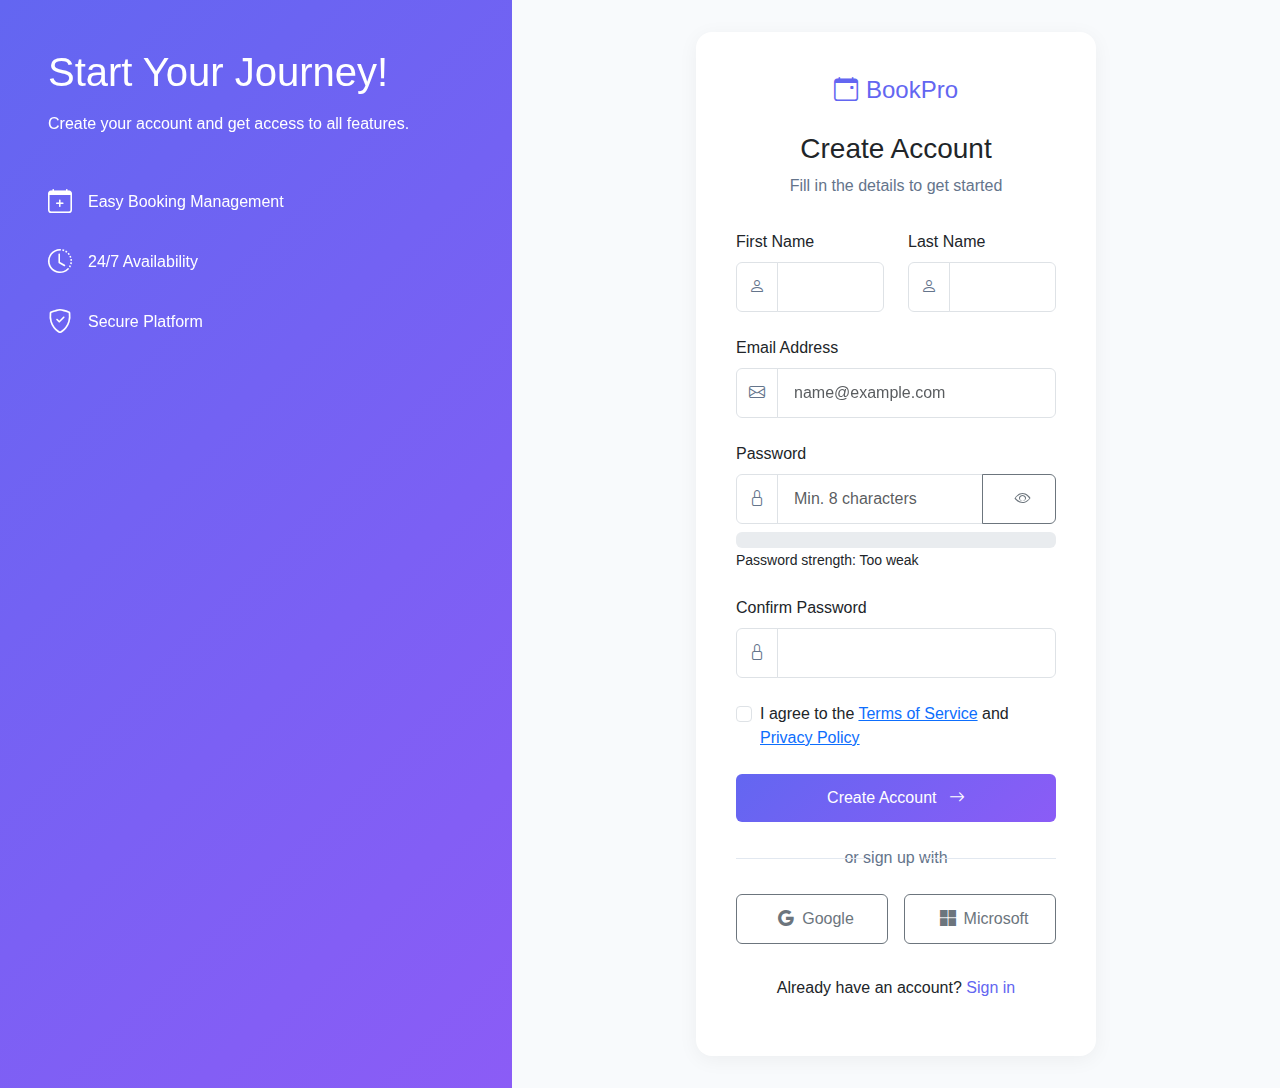
<file: pages/auth/forgot-password.html>
<!DOCTYPE html>
<html lang="en">
<head>
    <meta charset="UTF-8">
    <meta name="viewport" content="width=device-width, initial-scale=1.0">
    <title>Register - BookPro</title>
    <link href="https://cdn.jsdelivr.net/npm/bootstrap@5.3.0/dist/css/bootstrap.min.css" rel="stylesheet">
    <link rel="stylesheet" href="https://cdn.jsdelivr.net/npm/bootstrap-icons@1.7.2/font/bootstrap-icons.css">
    <link rel="stylesheet" href="../../css/auth.css">
</head>
<body>
    <div class="auth-wrapper">
        <div class="auth-sidebar">
            <div class="auth-sidebar-content">
                <h2>Start Your Journey!</h2>
                <p>Create your account and get access to all features.</p>
                <div class="auth-features">
                    <div class="feature-item">
                        <i class="bi bi-calendar-plus"></i>
                        <span>Easy Booking Management</span>
                    </div>
                    <div class="feature-item">
                        <i class="bi bi-clock-history"></i>
                        <span>24/7 Availability</span>
                    </div>
                    <div class="feature-item">
                        <i class="bi bi-shield-check"></i>
                        <span>Secure Platform</span>
                    </div>
                </div>
            </div>
        </div>

        <div class="auth-main">
            <div class="auth-card">
                <div class="auth-header">
                    <a href="../../index.html" class="brand">
                        <i class="bi bi-calendar-event"></i>
                        BookPro
                    </a>
                    <h1>Create Account</h1>
                    <p>Fill in the details to get started</p>
                </div>

                <form id="registerForm" class="auth-form">
                    <div class="row">
                        <div class="col-md-6">
                            <div class="form-group">
                                <label for="firstName">First Name</label>
                                <div class="input-group">
                                    <span class="input-group-text">
                                        <i class="bi bi-person"></i>
                                    </span>
                                    <input type="text" id="firstName" class="form-control" required>
                                </div>
                            </div>
                        </div>
                        <div class="col-md-6">
                            <div class="form-group">
                                <label for="lastName">Last Name</label>
                                <div class="input-group">
                                    <span class="input-group-text">
                                        <i class="bi bi-person"></i>
                                    </span>
                                    <input type="text" id="lastName" class="form-control" required>
                                </div>
                            </div>
                        </div>
                    </div>

                    <div class="form-group">
                        <label for="email">Email Address</label>
                        <div class="input-group">
                            <span class="input-group-text">
                                <i class="bi bi-envelope"></i>
                            </span>
                            <input type="email" id="email" class="form-control" placeholder="name@example.com" required>
                        </div>
                    </div>

                    <div class="form-group">
                        <label for="password">Password</label>
                        <div class="input-group">
                            <span class="input-group-text">
                                <i class="bi bi-lock"></i>
                            </span>
                            <input type="password" id="password" class="form-control" 
                                   placeholder="Min. 8 characters" required>
                            <button type="button" class="btn btn-outline-secondary toggle-password">
                                <i class="bi bi-eye"></i>
                            </button>
                        </div>
                        <div class="password-strength mt-2" id="passwordStrength">
                            <div class="progress">
                                <div class="progress-bar" role="progressbar" style="width: 0%"></div>
                            </div>
                            <small class="strength-text">Password strength: Too weak</small>
                        </div>
                    </div>

                    <div class="form-group">
                        <label for="confirmPassword">Confirm Password</label>
                        <div class="input-group">
                            <span class="input-group-text">
                                <i class="bi bi-lock"></i>
                            </span>
                            <input type="password" id="confirmPassword" class="form-control" required>
                        </div>
                    </div>

                    <div class="form-group">
                        <div class="form-check">
                            <input type="checkbox" class="form-check-input" id="terms" required>
                            <label class="form-check-label" for="terms">
                                I agree to the <a href="#">Terms of Service</a> and <a href="#">Privacy Policy</a>
                            </label>
                        </div>
                    </div>

                    <button type="submit" class="btn btn-primary w-100">
                        Create Account
                        <i class="bi bi-arrow-right"></i>
                    </button>

                    <div class="divider">
                        <span>or sign up with</span>
                    </div>

                    <div class="social-buttons">
                        <button type="button" class="btn btn-outline-secondary">
                            <i class="bi bi-google"></i>
                            Google
                        </button>
                        <button type="button" class="btn btn-outline-secondary">
                            <i class="bi bi-microsoft"></i>
                            Microsoft
                        </button>
                    </div>
                </form>

                <div class="auth-footer">
                    <p>Already have an account? <a href="login.html">Sign in</a></p>
                </div>
            </div>
        </div>
    </div>

    <script src="https://cdn.jsdelivr.net/npm/bootstrap@5.3.0/dist/js/bootstrap.bundle.min.js"></script>
    <script src="../../js/auth.js"></script>
    <script src="../../js/register.js"></script>
</body>
</html>
</file>
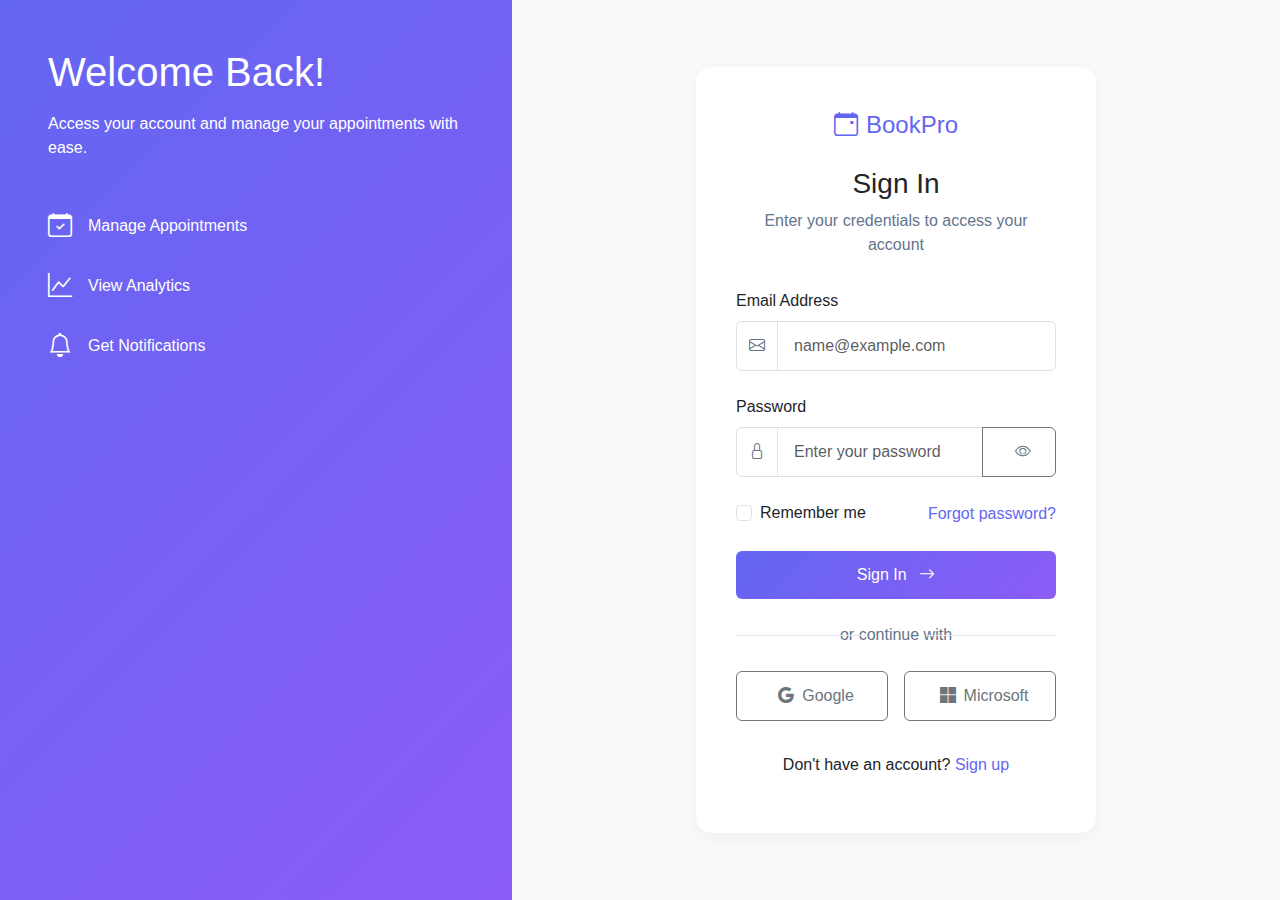
<file: pages/auth/login.html>
<!DOCTYPE html>
<html lang="en">
<head>
    <meta charset="UTF-8">
    <meta name="viewport" content="width=device-width, initial-scale=1.0">
    <title>Login - BookPro</title>
    <link href="https://cdn.jsdelivr.net/npm/bootstrap@5.3.0/dist/css/bootstrap.min.css" rel="stylesheet">
    <link rel="stylesheet" href="https://cdn.jsdelivr.net/npm/bootstrap-icons@1.7.2/font/bootstrap-icons.css">
    <link rel="stylesheet" href="../../css/auth.css">
</head>
<body>
    <div class="auth-wrapper">
        <div class="auth-sidebar">
            <div class="auth-sidebar-content">
                <h2>Welcome Back!</h2>
                <p>Access your account and manage your appointments with ease.</p>
                <div class="auth-features">
                    <div class="feature-item">
                        <i class="bi bi-calendar-check"></i>
                        <span>Manage Appointments</span>
                    </div>
                    <div class="feature-item">
                        <i class="bi bi-graph-up"></i>
                        <span>View Analytics</span>
                    </div>
                    <div class="feature-item">
                        <i class="bi bi-bell"></i>
                        <span>Get Notifications</span>
                    </div>
                </div>
            </div>
        </div>
        
        <div class="auth-main">
            <div class="auth-card">
                <div class="auth-header">
                    <a href="../index.html" class="brand">
                        <i class="bi bi-calendar-event"></i>
                        BookPro
                    </a>
                    <h1>Sign In</h1>
                    <p>Enter your credentials to access your account</p>
                </div>

                <form id="loginForm" class="auth-form">
                    <div class="form-group">
                        <label for="email">Email Address</label>
                        <div class="input-group">
                            <span class="input-group-text">
                                <i class="bi bi-envelope"></i>
                            </span>
                            <input type="email" id="email" class="form-control" placeholder="name@example.com" required>
                        </div>
                    </div>

                    <div class="form-group">
                        <label for="password">Password</label>
                        <div class="input-group">
                            <span class="input-group-text">
                                <i class="bi bi-lock"></i>
                            </span>
                            <input type="password" id="password" class="form-control" placeholder="Enter your password" required>
                            <button type="button" class="btn btn-outline-secondary toggle-password">
                                <i class="bi bi-eye"></i>
                            </button>
                        </div>
                    </div>

                    <div class="form-row">
                        <div class="form-check">
                            <input type="checkbox" class="form-check-input" id="remember">
                            <label class="form-check-label" for="remember">Remember me</label>
                        </div>
                        <a href="forgot-password.html" class="forgot-link">Forgot password?</a>
                    </div>

                    <button type="submit" class="btn btn-primary w-100">
                        Sign In
                        <i class="bi bi-arrow-right"></i>
                    </button>
                    
                    <div class="divider">
                        <span>or continue with</span>
                    </div>

                    <div class="social-buttons">
                        <button type="button" class="btn btn-outline-secondary">
                            <i class="bi bi-google"></i>
                            Google
                        </button>
                        <button type="button" class="btn btn-outline-secondary">
                            <i class="bi bi-microsoft"></i>
                            Microsoft
                        </button>
                    </div>
                </form>

                <div class="auth-footer">
                    <p>Don't have an account? <a href="register.html">Sign up</a></p>
                </div>
            </div>
        </div>
    </div>

    <script src="https://cdn.jsdelivr.net/npm/bootstrap@5.3.0/dist/js/bootstrap.bundle.min.js"></script>
    <script src="../../js/auth.js"></script>
</body>
</html>
</file>
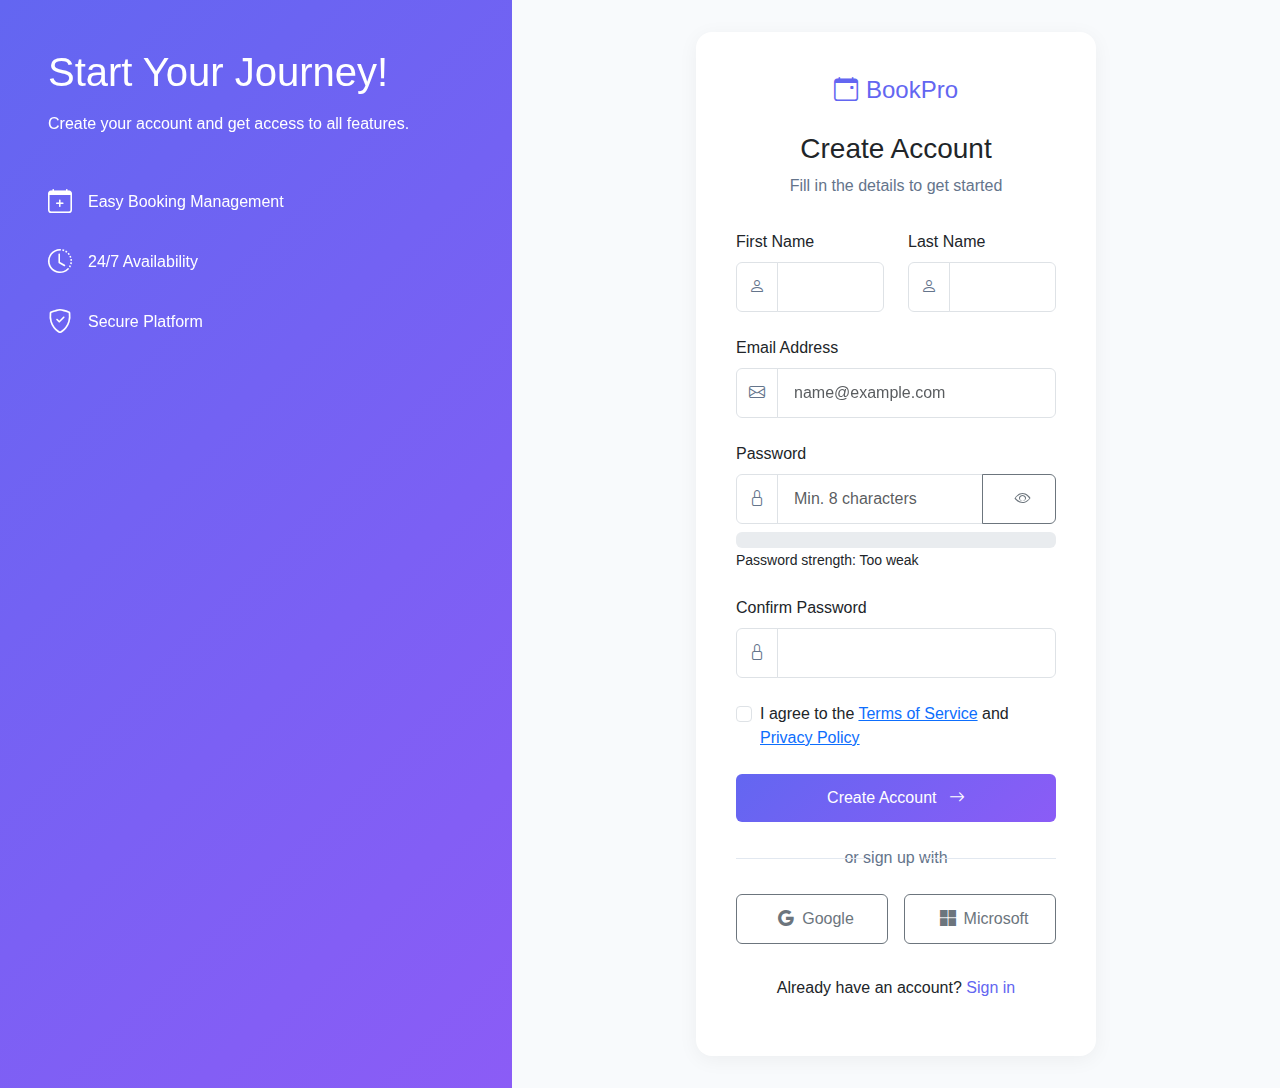
<file: pages/auth/register.html>
<!DOCTYPE html>
<html lang="en">
<head>
    <meta charset="UTF-8">
    <meta name="viewport" content="width=device-width, initial-scale=1.0">
    <title>Register - BookPro</title>
    <link href="https://cdn.jsdelivr.net/npm/bootstrap@5.3.0/dist/css/bootstrap.min.css" rel="stylesheet">
    <link rel="stylesheet" href="https://cdn.jsdelivr.net/npm/bootstrap-icons@1.7.2/font/bootstrap-icons.css">
    <link rel="stylesheet" href="../../css/auth.css">
</head>
<body>
    <div class="auth-wrapper">
        <div class="auth-sidebar">
            <div class="auth-sidebar-content">
                <h2>Start Your Journey!</h2>
                <p>Create your account and get access to all features.</p>
                <div class="auth-features">
                    <div class="feature-item">
                        <i class="bi bi-calendar-plus"></i>
                        <span>Easy Booking Management</span>
                    </div>
                    <div class="feature-item">
                        <i class="bi bi-clock-history"></i>
                        <span>24/7 Availability</span>
                    </div>
                    <div class="feature-item">
                        <i class="bi bi-shield-check"></i>
                        <span>Secure Platform</span>
                    </div>
                </div>
            </div>
        </div>

        <div class="auth-main">
            <div class="auth-card">
                <div class="auth-header">
                    <a href="../index.html" class="brand">
                        <i class="bi bi-calendar-event"></i>
                        BookPro
                    </a>
                    <h1>Create Account</h1>
                    <p>Fill in the details to get started</p>
                </div>

                <form id="registerForm" class="auth-form">
                    <div class="row">
                        <div class="col-md-6">
                            <div class="form-group">
                                <label for="firstName">First Name</label>
                                <div class="input-group">
                                    <span class="input-group-text">
                                        <i class="bi bi-person"></i>
                                    </span>
                                    <input type="text" id="firstName" class="form-control" required>
                                </div>
                            </div>
                        </div>
                        <div class="col-md-6">
                            <div class="form-group">
                                <label for="lastName">Last Name</label>
                                <div class="input-group">
                                    <span class="input-group-text">
                                        <i class="bi bi-person"></i>
                                    </span>
                                    <input type="text" id="lastName" class="form-control" required>
                                </div>
                            </div>
                        </div>
                    </div>

                    <div class="form-group">
                        <label for="email">Email Address</label>
                        <div class="input-group">
                            <span class="input-group-text">
                                <i class="bi bi-envelope"></i>
                            </span>
                            <input type="email" id="email" class="form-control" placeholder="name@example.com" required>
                        </div>
                    </div>

                    <div class="form-group">
                        <label for="password">Password</label>
                        <div class="input-group">
                            <span class="input-group-text">
                                <i class="bi bi-lock"></i>
                            </span>
                            <input type="password" id="password" class="form-control" 
                                   placeholder="Min. 8 characters" required>
                            <button type="button" class="btn btn-outline-secondary toggle-password">
                                <i class="bi bi-eye"></i>
                            </button>
                        </div>
                        <div class="password-strength mt-2" id="passwordStrength">
                            <div class="progress">
                                <div class="progress-bar" role="progressbar" style="width: 0%"></div>
                            </div>
                            <small class="strength-text">Password strength: Too weak</small>
                        </div>
                    </div>

                    <div class="form-group">
                        <label for="confirmPassword">Confirm Password</label>
                        <div class="input-group">
                            <span class="input-group-text">
                                <i class="bi bi-lock"></i>
                            </span>
                            <input type="password" id="confirmPassword" class="form-control" required>
                        </div>
                    </div>

                    <div class="form-group">
                        <div class="form-check">
                            <input type="checkbox" class="form-check-input" id="terms" required>
                            <label class="form-check-label" for="terms">
                                I agree to the <a href="#">Terms of Service</a> and <a href="#">Privacy Policy</a>
                            </label>
                        </div>
                    </div>

                    <button type="submit" class="btn btn-primary w-100">
                        Create Account
                        <i class="bi bi-arrow-right"></i>
                    </button>

                    <div class="divider">
                        <span>or sign up with</span>
                    </div>

                    <div class="social-buttons">
                        <button type="button" class="btn btn-outline-secondary">
                            <i class="bi bi-google"></i>
                            Google
                        </button>
                        <button type="button" class="btn btn-outline-secondary">
                            <i class="bi bi-microsoft"></i>
                            Microsoft
                        </button>
                    </div>
                </form>

                <div class="auth-footer">
                    <p>Already have an account? <a href="login.html">Sign in</a></p>
                </div>
            </div>
        </div>
    </div>

    <script src="https://cdn.jsdelivr.net/npm/bootstrap@5.3.0/dist/js/bootstrap.bundle.min.js"></script>
    <script src="../../js/auth.js"></script>
    <script src="../../js/register.js"></script>
</body>
</html>
</file>
<file: css/auth.css>
:root {
    --primary: #6366f1;
    --secondary: #8b5cf6;
    --success: #22c55e;
    --dark: #1e293b;
    --light: #f8fafc;
    --body-color: #64748b;
    --heading-color: #1e293b;
    --gradient: linear-gradient(135deg, var(--primary), var(--secondary));
}

body {
    font-family: 'Inter', sans-serif;
    background: var(--light);
    min-height: 100vh;
}

.auth-wrapper {
    display: flex;
    min-height: 100vh;
}

/* Sidebar Styles */
.auth-sidebar {
    width: 40%;
    background: var(--gradient);
    padding: 3rem;
    color: white;
    display: none; /* Hidden on mobile */
}

.auth-sidebar-content {
    position: sticky;
    top: 3rem;
}

.auth-sidebar h2 {
    font-size: 2.5rem;
    margin-bottom: 1rem;
    color: white;
}

.auth-features {
    margin-top: 3rem;
}

.feature-item {
    display: flex;
    align-items: center;
    margin-bottom: 1.5rem;
}

.feature-item i {
    font-size: 1.5rem;
    margin-right: 1rem;
}

/* Main Content Styles */
.auth-main {
    flex: 1;
    padding: 2rem;
    display: flex;
    align-items: center;
    justify-content: center;
}

.auth-card {
    background: white;
    padding: 2.5rem;
    border-radius: 1rem;
    box-shadow: 0 4px 20px rgba(0,0,0,0.05);
    width: 100%;
    max-width: 400px;
}

.auth-header {
    text-align: center;
    margin-bottom: 2rem;
}

.brand {
    display: inline-flex;
    align-items: center;
    font-size: 1.5rem;
    color: var(--primary);
    text-decoration: none;
    margin-bottom: 1.5rem;
}

.brand i {
    margin-right: 0.5rem;
}

.auth-header h1 {
    font-size: 1.75rem;
    margin-bottom: 0.5rem;
}

.auth-header p {
    color: var(--body-color);
}

/* Form Styles */
.form-group {
    margin-bottom: 1.5rem;
}

.form-group label {
    font-weight: 500;
    margin-bottom: 0.5rem;
    display: block;
}

.input-group-text {
    background: white;
    color: var(--body-color);
}

.form-control {
    padding: 0.75rem 1rem;
}

.form-row {
    display: flex;
    justify-content: space-between;
    align-items: center;
    margin-bottom: 1.5rem;
}

.forgot-link {
    color: var(--primary);
    text-decoration: none;
}

.btn {
    padding: 0.75rem 1.5rem;
    font-weight: 500;
}

.btn-primary {
    background: var(--gradient);
    border: none;
}

.btn i {
    margin-left: 0.5rem;
}

/* Divider */
.divider {
    text-align: center;
    margin: 1.5rem 0;
    position: relative;
}

.divider::before,
.divider::after {
    content: '';
    position: absolute;
    top: 50%;
    width: calc(50% - 30px);
    height: 1px;
    background: #e2e8f0;
}

.divider::before {
    left: 0;
}

.divider::after {
    right: 0;
}

.divider span {
    background: white;
    padding: 0 1rem;
    color: var(--body-color);
}

/* Social Buttons */
.social-buttons {
    display: grid;
    grid-template-columns: 1fr 1fr;
    gap: 1rem;
    margin-bottom: 1.5rem;
}

.social-buttons .btn {
    display: flex;
    align-items: center;
    justify-content: center;
}

.social-buttons i {
    margin-right: 0.5rem;
}

/* Footer */
.auth-footer {
    text-align: center;
    margin-top: 2rem;
}

.auth-footer a {
    color: var(--primary);
    text-decoration: none;
}

/* Responsive Design */
@media (min-width: 1024px) {
    .auth-sidebar {
        display: block;
    }
}

/* Animations */
@keyframes fadeIn {
    from { opacity: 0; transform: translateY(20px); }
    to { opacity: 1; transform: translateY(0); }
}

.auth-card {
    animation: fadeIn 0.5s ease forwards;
}
</file>
